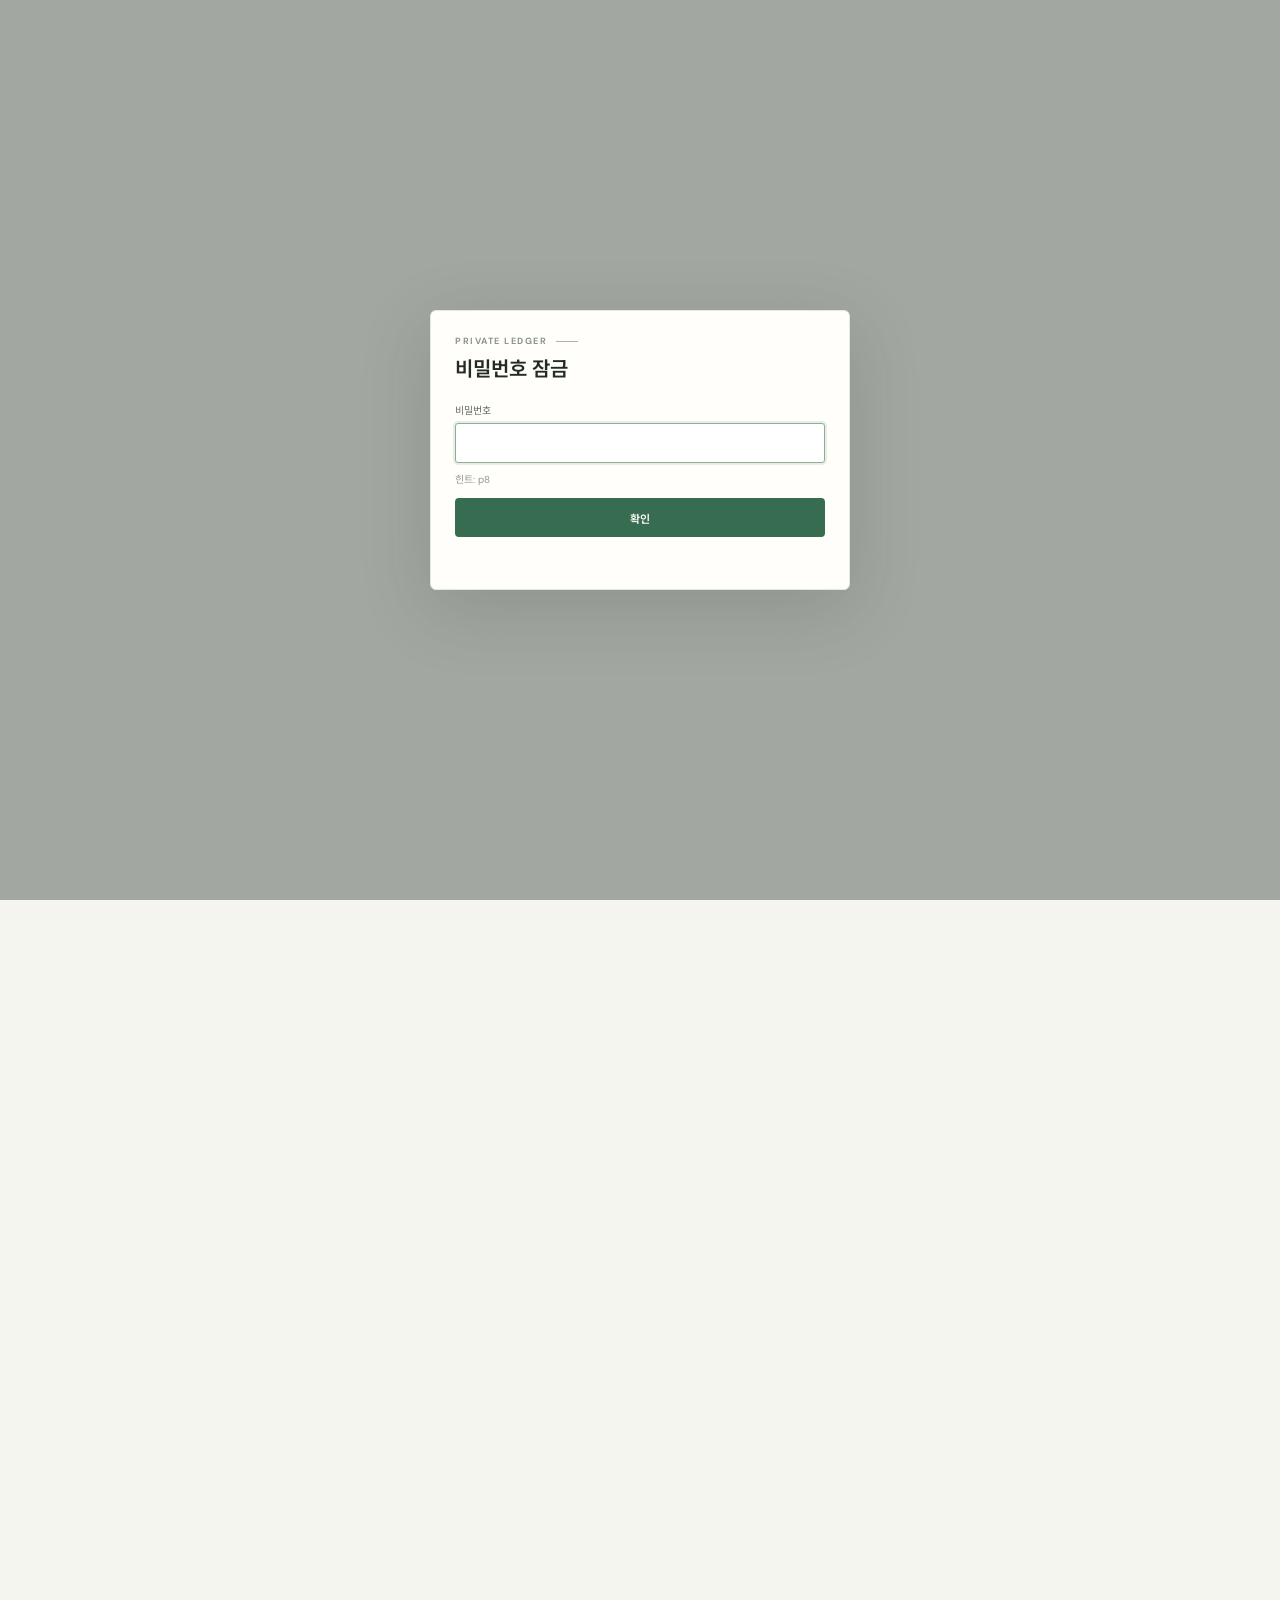
<file: index.html>
<!doctype html>
<html lang="ko">
  <head>
    <meta charset="UTF-8" />
    <meta name="viewport" content="width=device-width, initial-scale=1.0" />
    <meta name="theme-color" content="#f4f5ef" />
    <title>산 기록 | 구매 장부</title>
    <link rel="preconnect" href="https://fonts.googleapis.com" />
    <link rel="preconnect" href="https://fonts.gstatic.com" crossorigin />
    <link href="https://fonts.googleapis.com/css2?family=DM+Sans:wght@400;500;600;700&family=Noto+Sans+KR:wght@400;500;600;700&display=swap" rel="stylesheet" />
    <link rel="stylesheet" href="styles.css" />
    <script src="access-lock.js?v=password-lock-1" defer></script>
    <script src="app.js?v=password-lock-1" defer></script>
  </head>
  <body>
    <div class="app-shell">
      <aside class="sidebar">
        <a class="brand" href="#top" aria-label="산 기록 홈">
          <span class="brand-mark">S.</span>
          <span class="brand-copy"><strong>산 기록</strong><small>PERSONAL LEDGER</small></span>
        </a>
        <div class="sidebar-rule"></div>
        <p class="side-label">WORKSPACE</p>
        <a class="side-link active" href="#records"><span class="side-icon">▤</span>구매 내역</a>
        <a class="side-link" href="investment.html"><span class="side-icon">↗</span>투자 장부</a>
        <button class="side-link" id="manage-shops-side"><span class="side-icon">⌂</span>쇼핑몰 관리</button>
        <button class="side-link" id="manage-cards-side"><span class="side-icon">▭</span>구매 수단 관리</button>
        <div class="sidebar-bottom">
          <span class="status-dot"></span>
          <span id="storage-status">이 브라우저에 저장</span>
        </div>
      </aside>

      <main class="main-content" id="top">
        <header class="topbar">
          <div class="breadcrumb">MY SPACE <span>/</span> 구매 내역</div>
          <div class="topbar-actions">
            <span class="today-label" id="today-label"></span>
            <button class="button button-quiet" id="account-button" type="button">로그인</button>
            <button class="button button-quiet" id="export-button" type="button"><span aria-hidden="true">↓</span> CSV 내보내기</button>
          </div>
        </header>

        <section class="page-heading">
          <div>
            <p class="eyebrow">PURCHASE JOURNAL <span class="eyebrow-line"></span></p>
            <h1>구매 내역</h1>
            <p class="heading-description">산 것들을 차곡차곡, 나만의 소비 기록으로.</p>
          </div>
          <div class="heading-stamp"><span>기록은</span><strong>가볍게</strong><span>소비는 선명하게</span></div>
        </section>

        <section class="summary-grid" aria-label="구매 요약">
          <article class="summary-panel summary-primary">
            <div class="summary-top"><span>이번 달 구매 금액</span><span class="summary-glyph">₩</span></div>
            <strong class="summary-value" id="month-total">₩0</strong>
            <span class="summary-note" id="month-caption">이번 달 기록 기준</span>
          </article>
          <article class="summary-panel">
            <div class="summary-top"><span>이번 달 구매 건수</span><span class="summary-glyph glyph-coral">#</span></div>
            <strong class="summary-value" id="month-count">0<span class="value-unit">건</span></strong>
            <span class="summary-note">기록된 구매</span>
          </article>
          <article class="summary-panel">
            <div class="summary-top"><span>전체 누적 금액</span><span class="summary-glyph glyph-blue">↗</span></div>
            <strong class="summary-value" id="all-total">₩0</strong>
            <span class="summary-note" id="all-caption">전체 기록 기준</span>
          </article>
        </section>

        <section class="entry-section" aria-labelledby="entry-title">
          <div class="section-heading">
            <div class="section-title-wrap"><span class="section-index">01</span><div><h2 id="entry-title">새 구매 기록</h2><p>구매 정보를 입력해 주세요.</p></div></div>
            <span class="required-note"><i></i> 필수 항목</span>
          </div>
          <form id="purchase-form" class="purchase-form">
            <label class="field field-date"><span>구매 날짜 <b>*</b></span><input id="purchase-date" name="date" type="date" required /></label>
            <label class="field"><span>쇼핑몰 <b>*</b></span><select id="purchase-shop" name="shop" required></select></label>
            <label class="field"><span>구매 수단 <b>*</b></span><select id="purchase-card" name="card" required></select></label>
            <label class="field field-amount"><span>금액 <b>*</b></span><div class="amount-input"><input id="purchase-amount" name="amount" type="number" min="1" step="1" placeholder="0" required /><span>원</span></div></label>
            <label class="field field-product"><span>구매한 물품 <b>*</b></span><input id="purchase-product" name="product" type="text" maxlength="100" placeholder="예: 무선 키보드" required /></label>
            <button class="button button-primary submit-button" id="submit-button" type="submit"><span aria-hidden="true">＋</span> 기록 추가</button>
            <button class="button button-cancel hidden" id="cancel-edit" type="button">수정 취소</button>
          </form>
          <div class="form-manage-links"><span>목록 관리</span><button type="button" id="manage-shops-inline">쇼핑몰 추가 / 수정 <span>↗</span></button><i></i><button type="button" id="manage-cards-inline">구매 수단 추가 / 수정 <span>↗</span></button></div>
        </section>

        <section class="records-section" id="records" aria-labelledby="records-title">
          <div class="section-heading records-heading">
            <div class="section-title-wrap"><span class="section-index">02</span><div><h2 id="records-title">기록 목록</h2><p><span id="visible-count">0</span>건의 구매 내역</p></div></div>
            <div class="filters">
              <label class="filter-search"><span aria-hidden="true">⌕</span><input id="search-input" type="search" placeholder="물품, 쇼핑몰 검색" aria-label="물품 또는 쇼핑몰 검색" /></label>
              <input id="month-filter" class="month-filter" type="month" aria-label="월별 필터" />
            </div>
          </div>
          <div class="table-wrap">
            <table>
              <thead><tr><th>구매 날짜</th><th>구매한 물품</th><th>쇼핑몰</th><th>구매 수단</th><th class="align-right">금액</th><th aria-label="관리"></th></tr></thead>
              <tbody id="records-body"></tbody>
            </table>
            <div class="empty-state" id="empty-state"><span class="empty-mark">＋</span><strong>아직 기록이 없어요</strong><p>첫 구매를 기록하고 소비 흐름을 확인해 보세요.</p></div>
          </div>
          <div class="pagination-bar" role="group" aria-label="기록 페이지 이동">
            <label class="page-size-control"><span>페이지당</span><select id="page-size" aria-label="페이지당 표시 개수"><option value="20">20개</option><option value="50">50개</option><option value="100">100개</option></select></label>
            <span class="page-range" id="page-range">0-0 / 0</span>
            <nav class="pagination-actions" aria-label="기록 페이지">
              <button class="page-button" id="previous-page" type="button" aria-label="이전 페이지" title="이전 페이지">‹</button>
              <span class="page-number" id="page-number">1 / 1</span>
              <button class="page-button" id="next-page" type="button" aria-label="다음 페이지" title="다음 페이지">›</button>
            </nav>
          </div>
        </section>
        <footer class="page-footer"><span>산 기록 <i></i> 작은 기록이 더 나은 소비를 만듭니다.</span><span>LOCAL ONLY · YOUR DATA STAYS HERE</span></footer>
      </main>
    </div>

    <dialog class="manager-dialog" id="manager-dialog" aria-labelledby="manager-title">
      <div class="dialog-header"><div><p class="eyebrow">SETTINGS <span class="eyebrow-line"></span></p><h2 id="manager-title">목록 관리</h2></div><button class="icon-button" id="close-manager" type="button" aria-label="닫기">×</button></div>
      <div class="manager-tabs" role="tablist" aria-label="관리 항목"><button class="manager-tab active" id="shop-tab" type="button" role="tab">쇼핑몰</button><button class="manager-tab" id="card-tab" type="button" role="tab">구매 수단</button></div>
      <form class="manager-form" id="manager-form"><label class="visually-hidden" for="manager-name">이름</label><input id="manager-name" type="text" maxlength="40" placeholder="이름 입력" required /><button class="button button-primary" id="manager-submit" type="submit">추가</button></form>
      <p class="manager-hint" id="manager-hint"></p>
      <ul class="manager-list" id="manager-list"></ul>
    </dialog>
    <dialog class="manager-dialog account-dialog" id="account-dialog" aria-labelledby="account-title">
      <div class="dialog-header"><div><p class="eyebrow">PRIVATE LEDGER <span class="eyebrow-line"></span></p><h2 id="account-title">비밀번호 잠금</h2></div></div>
      <form class="auth-form" id="auth-form">
        <label class="auth-field"><span>비밀번호</span><input id="password-input" type="password" autocomplete="current-password" required /></label>
        <p class="password-hint">힌트: p8</p>
        <button class="button button-primary" id="password-submit" type="submit">확인</button>
      </form>
      <p class="account-message" id="account-message" role="status" aria-live="polite"></p>
    </dialog>
    <div class="toast" id="toast" role="status" aria-live="polite"></div>
  </body>
</html>
</file>
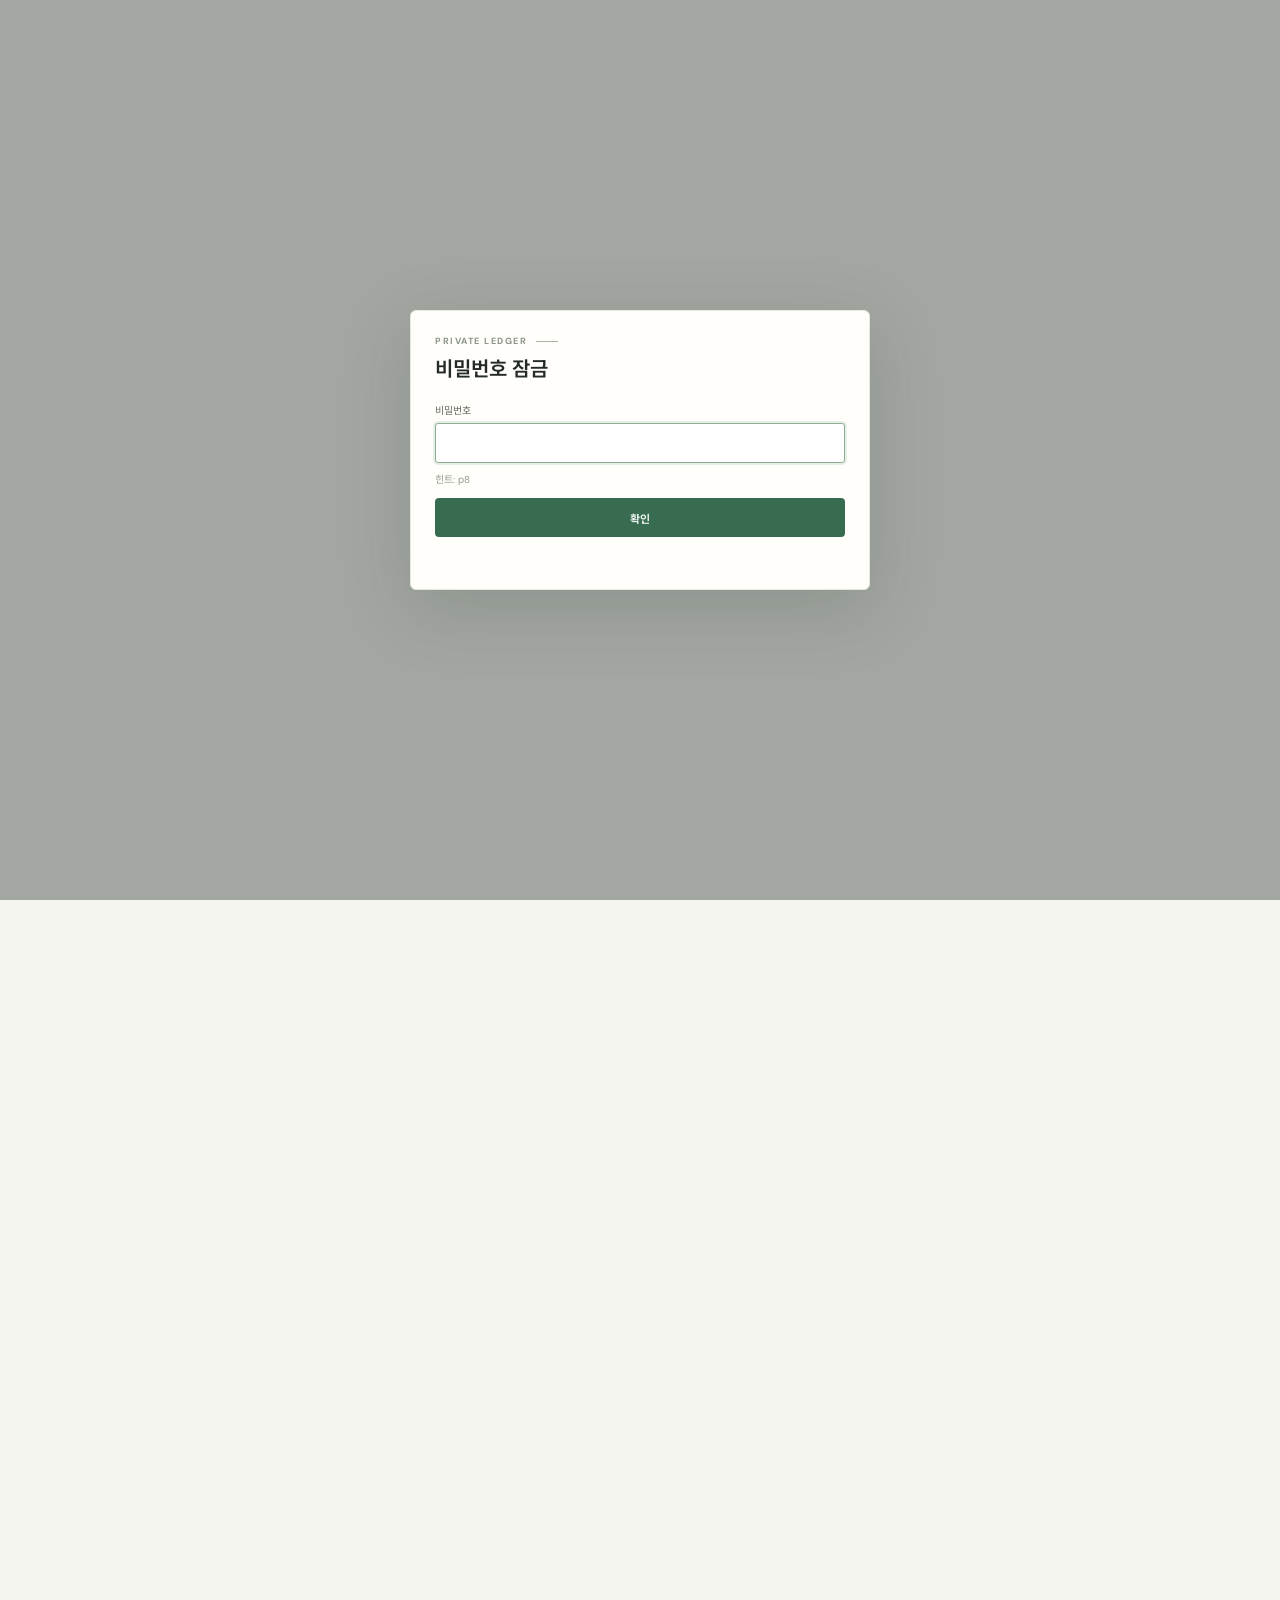
<file: investment.html>
<!doctype html>
<html lang="ko">
  <head>
    <meta charset="UTF-8" />
    <meta name="viewport" content="width=device-width, initial-scale=1.0" />
    <meta name="theme-color" content="#f4f5ef" />
    <title>산 기록 | 투자 장부</title>
    <link rel="preconnect" href="https://fonts.googleapis.com" />
    <link rel="preconnect" href="https://fonts.gstatic.com" crossorigin />
    <link href="https://fonts.googleapis.com/css2?family=DM+Sans:wght@400;500;600;700&family=Noto+Sans+KR:wght@400;500;600;700&display=swap" rel="stylesheet" />
    <link rel="stylesheet" href="styles.css" />
    <link rel="stylesheet" href="investment.css" />
  </head>
  <body>
    <div class="app-shell">
      <aside class="sidebar">
        <a class="brand" href="index.html" aria-label="산 기록 홈">
          <span class="brand-mark">S.</span>
          <span class="brand-copy"><strong>산 기록</strong><small>PERSONAL LEDGER</small></span>
        </a>
        <div class="sidebar-rule"></div>
        <p class="side-label">WORKSPACE</p>
        <a class="side-link" href="index.html"><span class="side-icon">▤</span>구매 내역</a>
        <a class="side-link active" href="investment.html"><span class="side-icon">↗</span>투자 장부</a>
        <div class="sidebar-bottom"><span class="status-dot"></span><span>이 브라우저에 저장</span></div>
      </aside>

      <main class="main-content" id="top">
        <header class="topbar">
          <div class="breadcrumb">MY SPACE <span>/</span> 투자 장부</div>
          <div class="topbar-actions"><span class="today-label" id="today-label"></span><button class="button button-quiet" id="investment-export" type="button">CSV 내보내기</button></div>
        </header>

        <section class="page-heading">
          <div>
            <p class="eyebrow">INVESTMENT JOURNAL <span class="eyebrow-line"></span></p>
            <h1>투자 장부</h1>
            <p class="heading-description">달러 흐름과 환전, 투자 원화를 한눈에.</p>
          </div>
          <div class="heading-stamp"><span>거래는</span><strong>정확하게</strong><span>잔액은 분명하게</span></div>
        </section>

        <section class="summary-grid investment-summary" aria-label="투자 장부 요약">
          <article class="summary-panel"><div class="summary-top"><span>받은 달러 합계</span><span class="summary-glyph">$</span></div><strong class="summary-value" id="total-dollar">$0</strong><span class="summary-note">수입과 지출을 합산한 순금액</span></article>
          <article class="summary-panel"><div class="summary-top"><span>환전된 원화 합계</span><span class="summary-glyph glyph-blue">₩</span></div><strong class="summary-value" id="total-exchanged">₩0</strong><span class="summary-note">환전 기록의 원화 합계</span></article>
          <article class="summary-panel"><div class="summary-top"><span>투자 원화 합계</span><span class="summary-glyph glyph-coral">↗</span></div><strong class="summary-value" id="total-invested">₩0</strong><span class="summary-note">투자 금액의 합계</span></article>
        </section>

        <section class="entry-section" aria-labelledby="entry-title">
          <div class="section-heading"><div class="section-title-wrap"><span class="section-index">01</span><div><h2 id="entry-title">새 기록</h2><p>날짜와 거래 유형을 입력해 주세요.</p></div></div><span class="required-note"><i></i> 필수 항목</span></div>
          <form id="investment-form" class="investment-form">
            <label class="field"><span>날짜 <b>*</b></span><input id="investment-date" type="date" required /></label>
            <label class="field"><span>거래 유형 <b>*</b></span><select id="investment-type" required><option value="dollar">달러 받기</option><option value="exchange">환전하기</option><option value="invest">투자하기</option></select></label>
            <label class="field" id="dollar-field"><span id="dollar-label">받은 달러 <b>*</b></span><div class="amount-input"><input id="investment-dollar" type="number" step="0.01" placeholder="0" /><span>$</span></div></label>
            <label class="field hidden" id="exchange-field"><span>환전할 달러 <b>*</b></span><div class="amount-input"><input id="investment-exchange" type="number" min="0.01" step="0.01" placeholder="0" /><span>$</span></div></label>
            <label class="field hidden" id="rate-field"><span>환율 <b>*</b></span><div class="amount-input"><input id="investment-rate" type="number" min="0.01" step="0.01" placeholder="0.00" /><span>원</span></div></label>
            <label class="field hidden" id="invest-field"><span>투자 금액 <b>*</b></span><div class="amount-input"><input id="investment-invest" type="number" min="1" step="1" placeholder="0" /><span>원</span></div></label>
            <label class="field"><span>비고</span><input id="investment-note" type="text" maxlength="100" placeholder="메모를 입력하세요" /></label>
            <button class="button button-primary submit-button" id="investment-submit" type="submit">기록 추가</button>
          </form>
        </section>

        <section class="records-section" aria-labelledby="records-title">
          <div class="section-heading records-heading"><div class="section-title-wrap"><span class="section-index">02</span><div><h2 id="records-title">거래 내역</h2><p><span id="investment-count">0</span>건의 기록</p></div></div><div class="filters"><label class="filter-search"><span>⌕</span><input id="investment-search" type="search" placeholder="비고 검색" /></label><input id="investment-month" class="month-filter" type="month" /></div></div>
          <div class="table-wrap">
            <table>
              <thead><tr><th>날짜</th><th>받은 달러</th><th>비고</th><th class="align-right">환전 금액</th><th class="align-right">환율</th><th class="align-right">투자 금액</th><th></th></tr></thead>
              <tbody id="investment-body"></tbody>
            </table>
            <div class="empty-state" id="investment-empty"><span class="empty-mark">＋</span><strong>아직 기록이 없어요</strong><p>달러 수입, 환전 또는 투자 금액을 입력해 주세요.</p></div>
          </div>
        </section>
        <footer class="page-footer"><span>산 기록 <i></i> 달러와 원화 흐름을 정확하게.</span><span>LOCAL ONLY · YOUR DATA STAYS HERE</span></footer>
      </main>
    </div>

    <dialog class="manager-dialog" id="investment-account-dialog" aria-labelledby="investment-password-title">
      <div class="dialog-header"><div><p class="eyebrow">PRIVATE LEDGER <span class="eyebrow-line"></span></p><h2 id="investment-password-title">비밀번호 잠금</h2></div></div>
      <form class="auth-form" id="investment-password-form"><label class="auth-field"><span>비밀번호</span><input id="investment-password" type="password" autocomplete="current-password" required /></label><p class="password-hint">힌트: p8</p><button class="button button-primary" type="submit">확인</button></form>
      <p class="account-message" id="investment-password-message" role="status"></p>
    </dialog>
    <div class="toast" id="investment-toast" role="status"></div>
    <script src="access-lock.js?v=investment-password-6" defer></script>
    <script src="investment.js?v=investment-json-2" defer></script>
  </body>
</html>
</file>
<file: styles.css>
:root {
  font-family: "DM Sans", "Noto Sans KR", sans-serif;
  color: #242a25;
  background: #f4f5ef;
  font-synthesis: none;
  text-rendering: optimizeLegibility;
  --ink: #242a25;
  --muted: #858b82;
  --line: #e4e7de;
  --paper: #fffefa;
  --green: #376c50;
  --green-dark: #28523c;
  --mint: #e7eee5;
  --coral: #c96e58;
}

* { box-sizing: border-box; }
body { margin: 0; min-width: 320px; background: #f4f5ef; }
button, input, select { font: inherit; }
button { cursor: pointer; }
.app-shell { min-height: 100vh; }
body.auth-locked .app-shell { visibility: hidden; }
.sidebar { position: fixed; inset: 0 auto 0 0; z-index: 2; display: flex; width: 238px; flex-direction: column; padding: 31px 20px 20px; background: #e8eee6; border-right: 1px solid #dfe6dc; }
.brand { display: flex; align-items: center; gap: 12px; color: inherit; text-decoration: none; }
.brand-mark { display: grid; width: 39px; height: 39px; place-items: center; border-radius: 12px 12px 12px 4px; background: var(--green); color: white; font-size: 19px; font-weight: 700; }
.brand-copy { display: grid; gap: 2px; }
.brand-copy strong { font-size: 15px; letter-spacing: 0; }
.brand-copy small { color: #778477; font-size: 9px; font-weight: 700; letter-spacing: 1.1px; }
.sidebar-rule { height: 1px; margin: 29px 0 25px; background: #d7dfd5; }
.side-label { margin: 0 0 12px 11px; color: #90998f; font-size: 9px; font-weight: 700; letter-spacing: 1.2px; }
.side-link { display: flex; width: 100%; align-items: center; gap: 12px; margin: 2px 0; padding: 11px 12px; border: 0; border-radius: 5px; background: transparent; color: #687368; text-align: left; font-size: 12px; text-decoration: none; }
.side-link.active { background: #dce7dc; color: var(--green-dark); font-weight: 700; }
.side-link:hover { background: #dfe8de; color: var(--green-dark); }
.side-icon { display: inline-grid; width: 17px; place-items: center; font-size: 16px; }
.sidebar-bottom { display: flex; align-items: center; gap: 8px; margin-top: auto; padding: 12px 8px; color: #7d887d; font-size: 9px; }
.status-dot { width: 6px; height: 6px; border-radius: 50%; background: #67a17a; box-shadow: 0 0 0 3px #d5e5d7; }
.main-content { max-width: 1440px; min-height: 100vh; margin-left: 238px; padding: 0 6.1% 25px; }
.topbar { display: flex; height: 72px; align-items: center; justify-content: space-between; border-bottom: 1px solid #e6e9e1; }
.breadcrumb { color: #8a9188; font-size: 9px; font-weight: 700; letter-spacing: 1.15px; }
.breadcrumb span { margin: 0 9px; color: #c5cbc1; }
.topbar-actions { display: flex; align-items: center; gap: 19px; }
.today-label { color: #777f76; font-size: 11px; }
.button { display: inline-flex; min-height: 39px; align-items: center; justify-content: center; gap: 8px; padding: 0 14px; border: 1px solid transparent; border-radius: 4px; font-size: 11px; font-weight: 600; transition: background .16s ease, transform .16s ease; }
.button:active { transform: translateY(1px); }
.button-quiet { border-color: #dce1d8; background: transparent; color: #505a51; }
.button-quiet:hover { background: white; }
.button-primary { background: var(--green); color: white; }
.button-primary:hover { background: var(--green-dark); }
.page-heading { display: flex; min-height: 174px; align-items: center; justify-content: space-between; padding: 15px 0 17px; animation: settle-in .45s ease both; }
.eyebrow { display: flex; align-items: center; gap: 9px; margin: 0 0 10px; color: #8b9488; font-size: 9px; font-weight: 700; letter-spacing: 1.5px; }
.eyebrow-line { display: inline-block; width: 22px; height: 1px; background: #a9b5a7; }
h1, h2, p { margin-top: 0; }
h1 { margin-bottom: 6px; font-size: 31px; font-weight: 600; letter-spacing: 0; }
.heading-description { margin: 0; color: #7d857b; font-size: 12px; }
.heading-stamp { display: grid; min-width: 134px; gap: 2px; padding: 13px 15px; border-left: 2px solid #9db59e; color: #849080; font-size: 10px; }
.heading-stamp strong { color: var(--green); font-size: 15px; font-weight: 700; }
.summary-grid { display: grid; grid-template-columns: 1.25fr 1fr 1fr; gap: 12px; animation: settle-in .45s .06s ease both; }
.summary-panel { min-height: 126px; padding: 18px 20px; border: 1px solid #e6e8df; border-radius: 5px; background: var(--paper); }
.summary-primary { border-color: #dce6da; background: #eaf0e7; }
.summary-top { display: flex; align-items: center; justify-content: space-between; color: #737d72; font-size: 10px; }
.summary-glyph { display: grid; width: 25px; height: 25px; place-items: center; border-radius: 50%; background: #d6e5d7; color: var(--green); font-size: 13px; font-weight: 700; }
.glyph-coral { background: #f5e5dc; color: var(--coral); }
.glyph-blue { background: #e5ecee; color: #587d85; }
.summary-value { display: block; margin-top: 9px; color: #29352c; font-size: 25px; font-weight: 600; }
.value-unit { margin-left: 4px; font-size: 13px; font-weight: 500; }
.summary-note { display: block; margin-top: 3px; color: #91998e; font-size: 9px; }
.entry-section, .records-section { margin-top: 35px; }
.section-heading { display: flex; align-items: center; justify-content: space-between; margin-bottom: 17px; }
.section-title-wrap { display: flex; align-items: center; gap: 12px; }
.section-index { align-self: flex-start; padding-top: 3px; color: #91a18e; font-size: 9px; font-weight: 700; letter-spacing: .8px; }
.section-title-wrap h2 { margin: 0 0 3px; font-size: 15px; font-weight: 600; }
.section-title-wrap p { margin: 0; color: #91988e; font-size: 10px; }
.required-note { color: #959b91; font-size: 9px; }
.required-note i { display: inline-block; width: 5px; height: 5px; margin-right: 3px; border-radius: 50%; background: var(--coral); vertical-align: 1px; }
.purchase-form { display: grid; grid-template-columns: 1fr 1.12fr 1.12fr .83fr 1.3fr auto; align-items: end; gap: 11px; padding: 19px; border: 1px solid #e6e8df; border-radius: 5px; background: var(--paper); }
.field { display: grid; min-width: 0; gap: 7px; color: #646d63; font-size: 10px; }
.field b { color: var(--coral); font-weight: 600; }
.field input, .field select, .manager-form input { width: 100%; height: 39px; min-width: 0; padding: 0 10px; border: 1px solid #e3e6df; border-radius: 3px; outline: 0; background: #fff; color: #394139; font-size: 11px; }
.field input:focus, .field select:focus, .manager-form input:focus, .filter-search:focus-within, .month-filter:focus { border-color: #91ae95; box-shadow: 0 0 0 2px #e6efe6; }
.field input::placeholder, .manager-form input::placeholder { color: #b0b6ac; }
.amount-input { position: relative; }
.amount-input input { padding-right: 28px; }
.amount-input span { position: absolute; top: 13px; right: 10px; color: #929a90; font-size: 10px; }
.submit-button { white-space: nowrap; }
.submit-button span { font-size: 16px; font-weight: 400; }
.button-cancel { border-color: #dce1d8; background: #fff; color: #596259; }
.hidden { display: none !important; }
.form-manage-links { display: flex; align-items: center; gap: 11px; margin: 10px 0 0 3px; color: #9aa198; font-size: 9px; }
.form-manage-links button { padding: 0; border: 0; background: transparent; color: #627568; font-size: 9px; }
.form-manage-links button:hover { color: var(--green-dark); text-decoration: underline; }
.form-manage-links button span { margin-left: 2px; color: #92a092; }
.form-manage-links i { width: 1px; height: 9px; background: #d7dcd3; }
.records-section { margin-top: 36px; }
.records-heading { margin-bottom: 13px; }
.filters { display: flex; align-items: center; gap: 8px; }
.filter-search { display: flex; width: 190px; height: 34px; align-items: center; gap: 7px; padding: 0 9px; border: 1px solid #e1e5dc; border-radius: 3px; background: #fffefa; color: #939c92; }
.filter-search span { font-size: 19px; line-height: 1; }
.filter-search input { width: 100%; min-width: 0; border: 0; outline: 0; background: transparent; color: #414a41; font-size: 10px; }
.filter-search input::placeholder { color: #a6ada3; }
.month-filter { height: 34px; padding: 0 8px; border: 1px solid #e1e5dc; border-radius: 3px; outline: 0; background: #fffefa; color: #70796f; font-size: 10px; }
.table-wrap { min-height: 210px; overflow-x: auto; border: 1px solid #e6e8df; border-radius: 4px; background: var(--paper); }
table { width: 100%; border-collapse: collapse; text-align: left; }
thead { background: #fafbf7; }
th { height: 39px; padding: 0 13px; border-bottom: 1px solid #e8eae4; color: #92998f; font-size: 9px; font-weight: 600; white-space: nowrap; }
td { height: 49px; padding: 0 13px; border-bottom: 1px solid #eef0ea; color: #626b61; font-size: 10px; white-space: nowrap; }
tbody tr:last-child td { border-bottom: 0; }
tbody tr:hover { background: #fbfcf8; }
th:first-child, td:first-child { padding-left: 17px; }
th:last-child, td:last-child { padding-right: 11px; }
.product-cell { color: #343d35; font-weight: 600; }
.store-label { display: inline-flex; align-items: center; padding: 4px 7px; border-radius: 3px; background: #f0f3ed; color: #637464; font-size: 9px; }
.card-label { color: #7c847a; }
.align-right { text-align: right; }
.amount-cell { text-align: right; color: #38443a; font-weight: 600; }
.row-actions { display: flex; justify-content: flex-end; gap: 4px; }
.row-actions button { padding: 5px 7px; border: 0; border-radius: 3px; background: transparent; color: #8e978c; font-size: 9px; }
.row-actions button:hover { background: #edf2eb; color: var(--green-dark); }
.empty-state { display: grid; min-height: 169px; align-content: center; justify-items: center; padding: 18px; color: #7e887d; }
.empty-mark { display: grid; width: 30px; height: 30px; margin-bottom: 8px; place-items: center; border: 1px dashed #b6c4b5; border-radius: 50%; color: #729078; font-size: 17px; }
.empty-state strong { color: #596459; font-size: 11px; font-weight: 600; }
.empty-state p { margin: 4px 0 0; color: #a0a79d; font-size: 9px; }
.pagination-bar { display: flex; min-height: 51px; align-items: center; justify-content: space-between; gap: 12px; padding: 8px 11px; border: 1px solid #e6e8df; border-top: 0; border-radius: 0 0 4px 4px; background: #fffefa; color: #858d83; font-size: 10px; }
.page-size-control { display: inline-flex; align-items: center; gap: 8px; white-space: nowrap; }
.page-size-control select { height: 31px; padding: 0 7px; border: 1px solid #e1e5dc; border-radius: 3px; outline: 0; background: #fff; color: #596359; font-size: 10px; }
.page-size-control select:focus { border-color: #91ae95; box-shadow: 0 0 0 2px #e6efe6; }
.page-range { margin-left: auto; white-space: nowrap; }
.pagination-actions { display: inline-flex; align-items: center; gap: 8px; }
.page-button { display: grid; width: 30px; height: 30px; place-items: center; border: 1px solid #e1e5dc; border-radius: 3px; background: #fff; color: #4f6252; font-size: 18px; line-height: 1; }
.page-button:hover:not(:disabled) { border-color: #b7c8b7; background: #f3f7f1; }
.page-button:disabled { cursor: default; opacity: .4; }
.page-number { min-width: 39px; color: #6f786e; text-align: center; font-variant-numeric: tabular-nums; }
.page-footer { display: flex; justify-content: space-between; margin-top: 23px; color: #a0a69d; font-size: 8px; letter-spacing: .2px; }
.page-footer i { display: inline-block; width: 3px; height: 3px; margin: 0 6px 2px; border-radius: 50%; background: #adb7aa; }
.manager-dialog { width: min(460px, calc(100vw - 32px)); max-height: min(680px, calc(100vh - 40px)); padding: 24px; border: 1px solid #e4e8df; border-radius: 6px; background: #fffefa; color: var(--ink); box-shadow: 0 18px 70px #2737292b; }
.account-dialog { max-width: 420px; }
.manager-dialog::backdrop { background: #28332d66; backdrop-filter: blur(2px); }
.dialog-header { display: flex; align-items: flex-start; justify-content: space-between; }
.dialog-header h2 { margin: 0; font-size: 20px; font-weight: 600; }
.dialog-header .eyebrow { margin-bottom: 6px; }
.icon-button { display: grid; width: 31px; height: 31px; place-items: center; border: 1px solid #e5e8e1; border-radius: 4px; background: white; color: #747d73; font-size: 20px; }
.manager-tabs { display: flex; gap: 18px; margin: 22px 0 14px; border-bottom: 1px solid #e7e9e3; }
.manager-tab { position: relative; padding: 0 0 10px; border: 0; background: transparent; color: #929a90; font-size: 11px; }
.manager-tab.active { color: var(--green-dark); font-weight: 700; }
.manager-tab.active::after { position: absolute; right: 0; bottom: -1px; left: 0; height: 2px; background: var(--green); content: ""; }
.manager-form { display: grid; grid-template-columns: 1fr auto; gap: 8px; }
.manager-form input { height: 40px; }
.auth-form { display: grid; gap: 12px; margin-top: 20px; }
.auth-field { display: grid; gap: 6px; color: #646d63; font-size: 10px; }
.auth-field input { width: 100%; height: 40px; padding: 0 10px; border: 1px solid #e3e6df; border-radius: 3px; outline: 0; background: #fff; color: #394139; font-size: 12px; }
.auth-field input:focus { border-color: #91ae95; box-shadow: 0 0 0 2px #e6efe6; }
.account-user { margin: 14px 0 0; color: #536454; font-size: 11px; }
.account-message { min-height: 16px; margin: 12px 0 0; color: #8b9488; font-size: 10px; line-height: 1.5; }
.account-dialog #logout-button { width: 100%; margin-top: 10px; }
.manager-hint { min-height: 13px; margin: 8px 0 3px; color: #9ba298; font-size: 9px; }
.manager-list { display: grid; max-height: 320px; gap: 6px; overflow-y: auto; margin: 0; padding: 0; list-style: none; }
.manager-item { display: flex; min-height: 43px; align-items: center; justify-content: space-between; gap: 12px; padding: 6px 9px 6px 12px; border: 1px solid #eceee8; border-radius: 3px; color: #485248; font-size: 11px; }
.manager-item small { margin-left: 7px; color: #a1a79e; font-size: 9px; }
.manager-item-actions { display: flex; gap: 3px; }
.manager-item-actions button { padding: 5px 7px; border: 0; border-radius: 3px; background: transparent; color: #798378; font-size: 9px; }
.manager-item-actions button:hover { background: #edf2eb; }
.toast { position: fixed; right: 24px; bottom: 24px; z-index: 5; padding: 11px 15px; border-radius: 4px; background: #293d30; color: white; font-size: 11px; opacity: 0; pointer-events: none; transform: translateY(8px); transition: opacity .2s ease, transform .2s ease; }
.toast.show { opacity: 1; transform: translateY(0); }
.visually-hidden { position: absolute; width: 1px; height: 1px; overflow: hidden; clip: rect(0, 0, 0, 0); white-space: nowrap; }
@keyframes settle-in { from { opacity: 0; transform: translateY(7px); } to { opacity: 1; transform: translateY(0); } }

.password-hint { margin: -4px 0 0; color: #929a90; font-size: 10px; }

@media (max-width: 1100px) {
  .sidebar { width: 205px; }
  .main-content { margin-left: 205px; padding-right: 4%; padding-left: 4%; }
  .purchase-form { grid-template-columns: repeat(3, minmax(0, 1fr)); }
  .submit-button, .button-cancel { align-self: end; }
}
@media (max-width: 760px) {
  .sidebar { position: relative; width: 100%; height: auto; flex-direction: row; align-items: center; padding: 12px 16px; border-right: 0; border-bottom: 1px solid #dfe6dc; }
  .brand-mark { width: 34px; height: 34px; }
  .sidebar-rule, .side-label, .sidebar-bottom { display: none; }
  .sidebar > .side-link { width: auto; margin-left: auto; padding: 9px 8px; font-size: 0; }
  .sidebar > .side-link + .side-link { margin-left: 2px; }
  .side-icon { font-size: 16px; }
  .main-content { margin-left: 0; padding: 0 18px 22px; }
  .topbar { height: 57px; }
  .today-label { display: none; }
  .page-heading { min-height: 144px; }
  .heading-stamp { min-width: 100px; padding: 9px 10px; font-size: 9px; }
  .heading-stamp strong { font-size: 13px; }
  h1 { font-size: 27px; }
  .summary-grid { grid-template-columns: 1fr 1fr; gap: 8px; }
  .summary-panel { min-height: 110px; padding: 14px; }
  .summary-primary { grid-column: span 2; }
  .summary-value { font-size: 22px; }
  .entry-section, .records-section { margin-top: 28px; }
  .purchase-form { grid-template-columns: 1fr 1fr; padding: 14px; }
  .field-product { grid-column: span 2; }
  .submit-button, .button-cancel { min-height: 39px; }
  .section-heading.records-heading { align-items: flex-start; gap: 12px; flex-direction: column; }
  .filters { width: 100%; }
  .filter-search { flex: 1; width: auto; }
  .month-filter { width: 142px; }
  .table-wrap { min-height: 200px; }
  table { min-width: 700px; }
  .empty-state { min-width: 700px; }
  .pagination-bar { flex-wrap: wrap; gap: 8px; padding: 8px; }
  .page-range { margin-left: auto; }
  .pagination-actions { margin-left: auto; }
  .page-footer { gap: 8px; flex-direction: column; }
}
@media (max-width: 400px) {
  .main-content { padding-right: 12px; padding-left: 12px; }
  .page-heading { min-height: 130px; }
  .heading-stamp { min-width: 85px; }
  .summary-top { font-size: 9px; }
  .purchase-form { gap: 9px; padding: 11px; }
  .field input, .field select { padding: 0 7px; font-size: 10px; }
  .button { padding: 0 10px; }
  .manager-dialog { padding: 19px; }
}
</file>
<file: investment.css>
.investment-summary { grid-template-columns: repeat(3, 1fr); }
.investment-form { display: grid; grid-template-columns: 1fr 1.05fr 1fr 1.15fr 1fr 1.15fr auto; align-items: end; gap: 11px; padding: 19px; border: 1px solid #e6e8df; border-radius: 5px; background: var(--paper); }
.investment-form .field input,
.investment-form .field select { width: 100%; height: 39px; padding: 0 10px; border: 1px solid #e3e6df; border-radius: 3px; outline: 0; background: #fff; color: #394139; font-size: 11px; }
.investment-form .field input:focus,
.investment-form .field select:focus { border-color: #91ae95; box-shadow: 0 0 0 2px #e6efe6; }
.investment-form .field { display: grid; gap: 7px; color: #646d63; font-size: 10px; }
.investment-form .amount-input { position: relative; }
.investment-form .amount-input input { padding-right: 28px; }
.investment-form .amount-input span { position: absolute; top: 13px; right: 10px; color: #929a90; font-size: 10px; }
.investment-negative { color: #9a5a4d; }
.investment-positive { color: #376c50; }
@media (max-width: 1100px) {
  .investment-form { grid-template-columns: repeat(3, minmax(0, 1fr)); }
}
@media (max-width: 760px) {
  .investment-summary { grid-template-columns: 1fr; }
  .investment-form { grid-template-columns: 1fr 1fr; }
}
</file>
